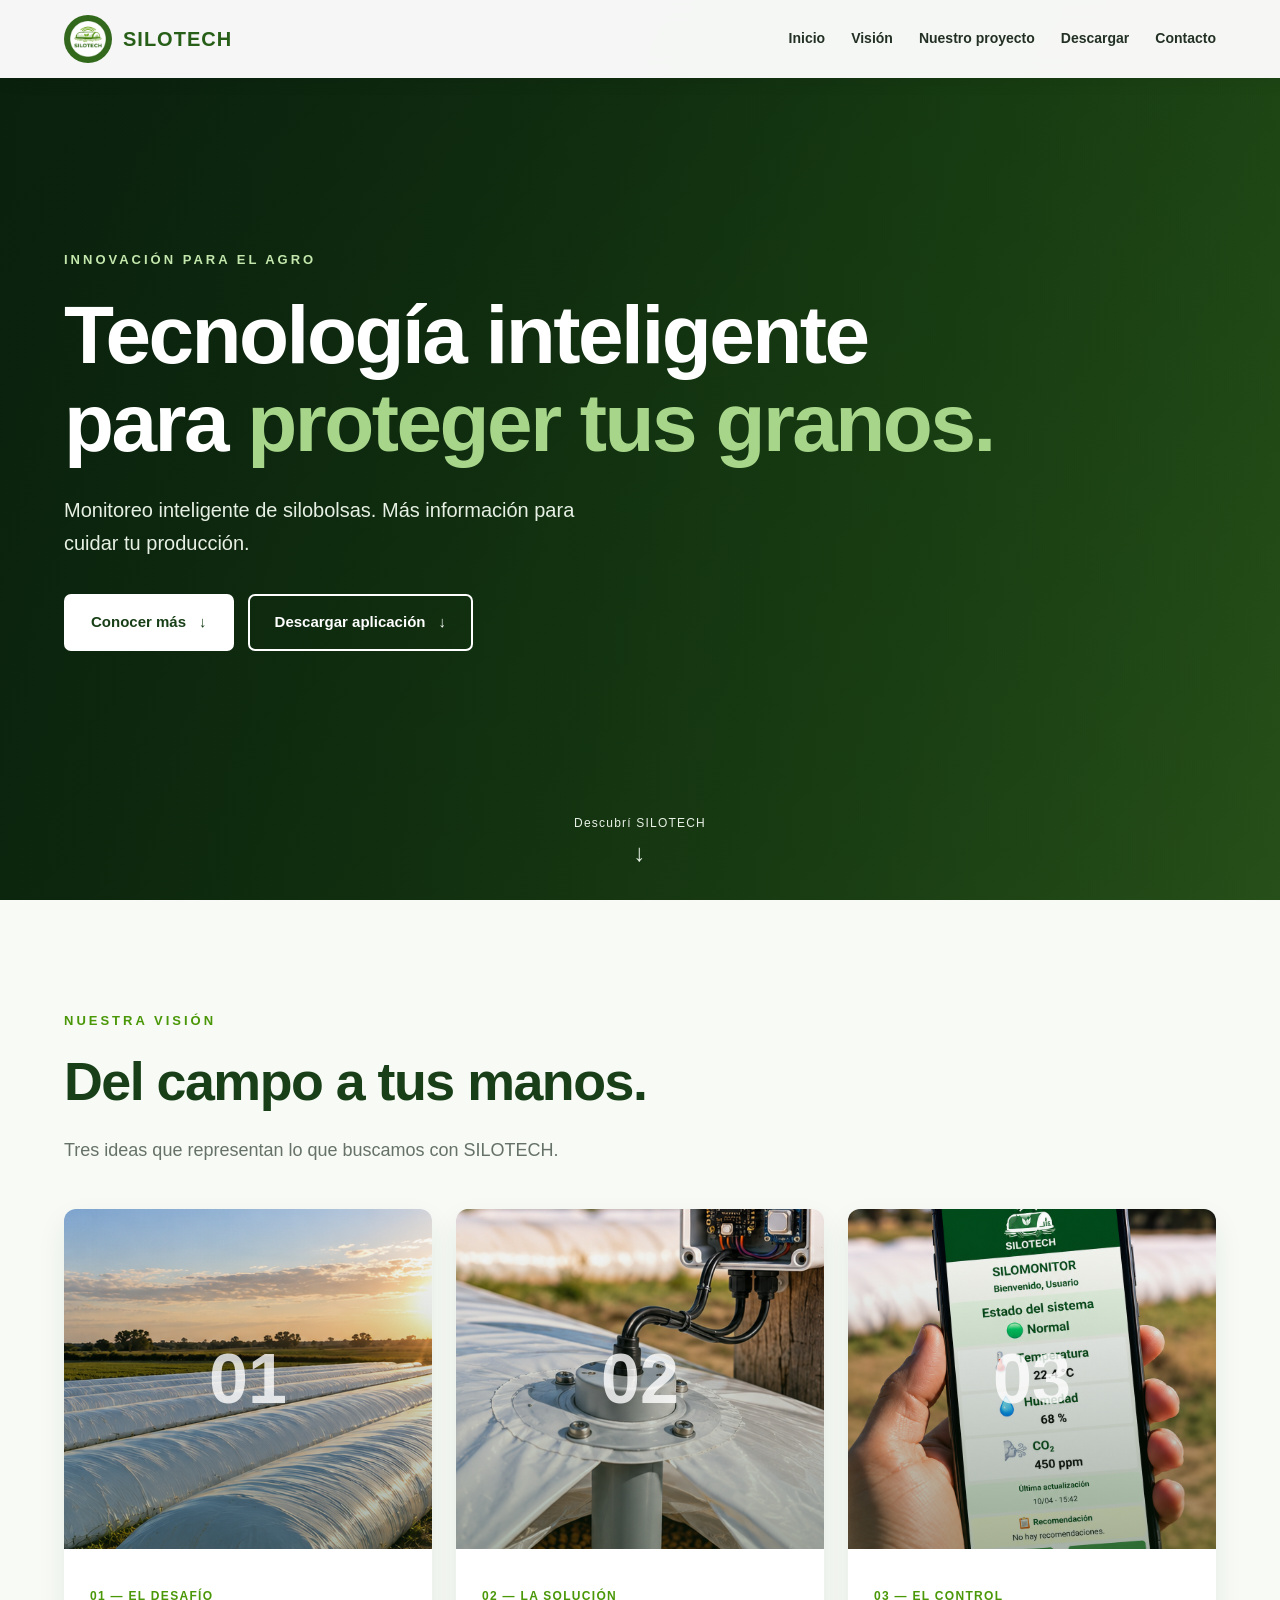
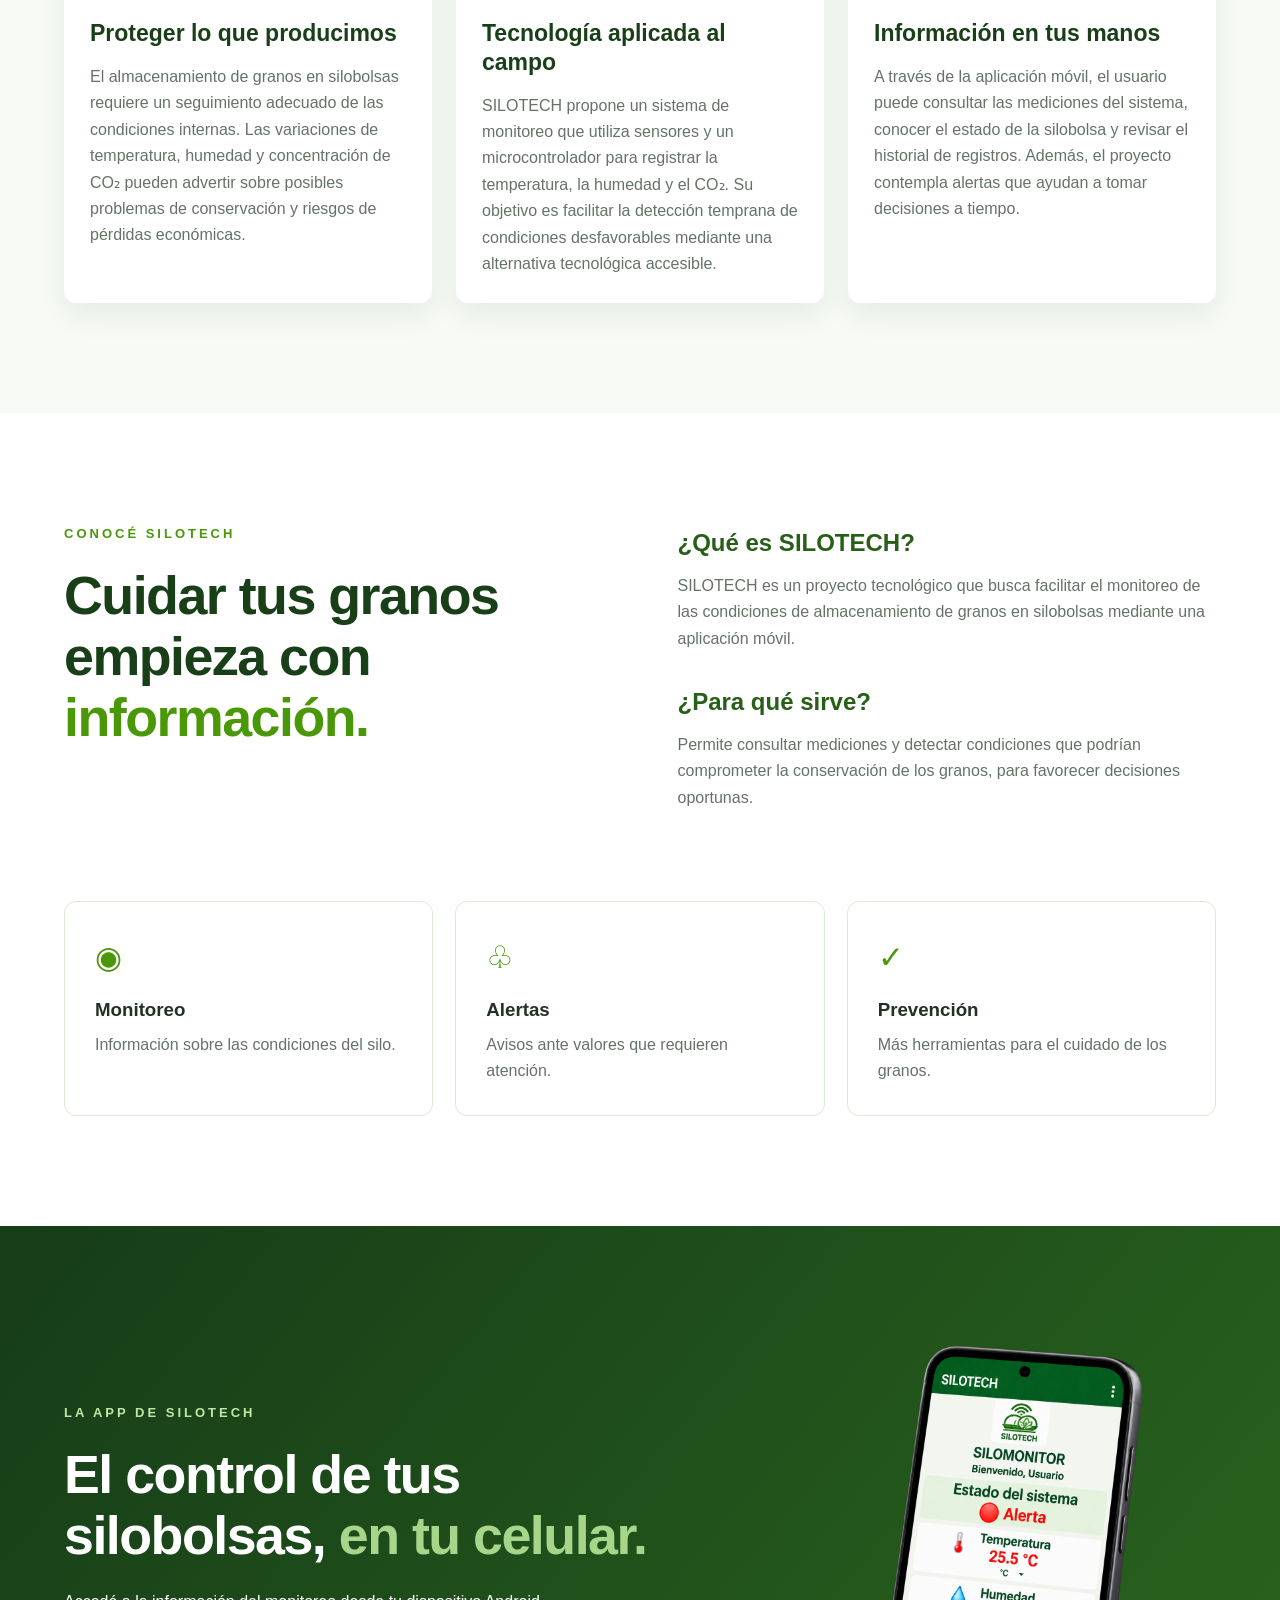
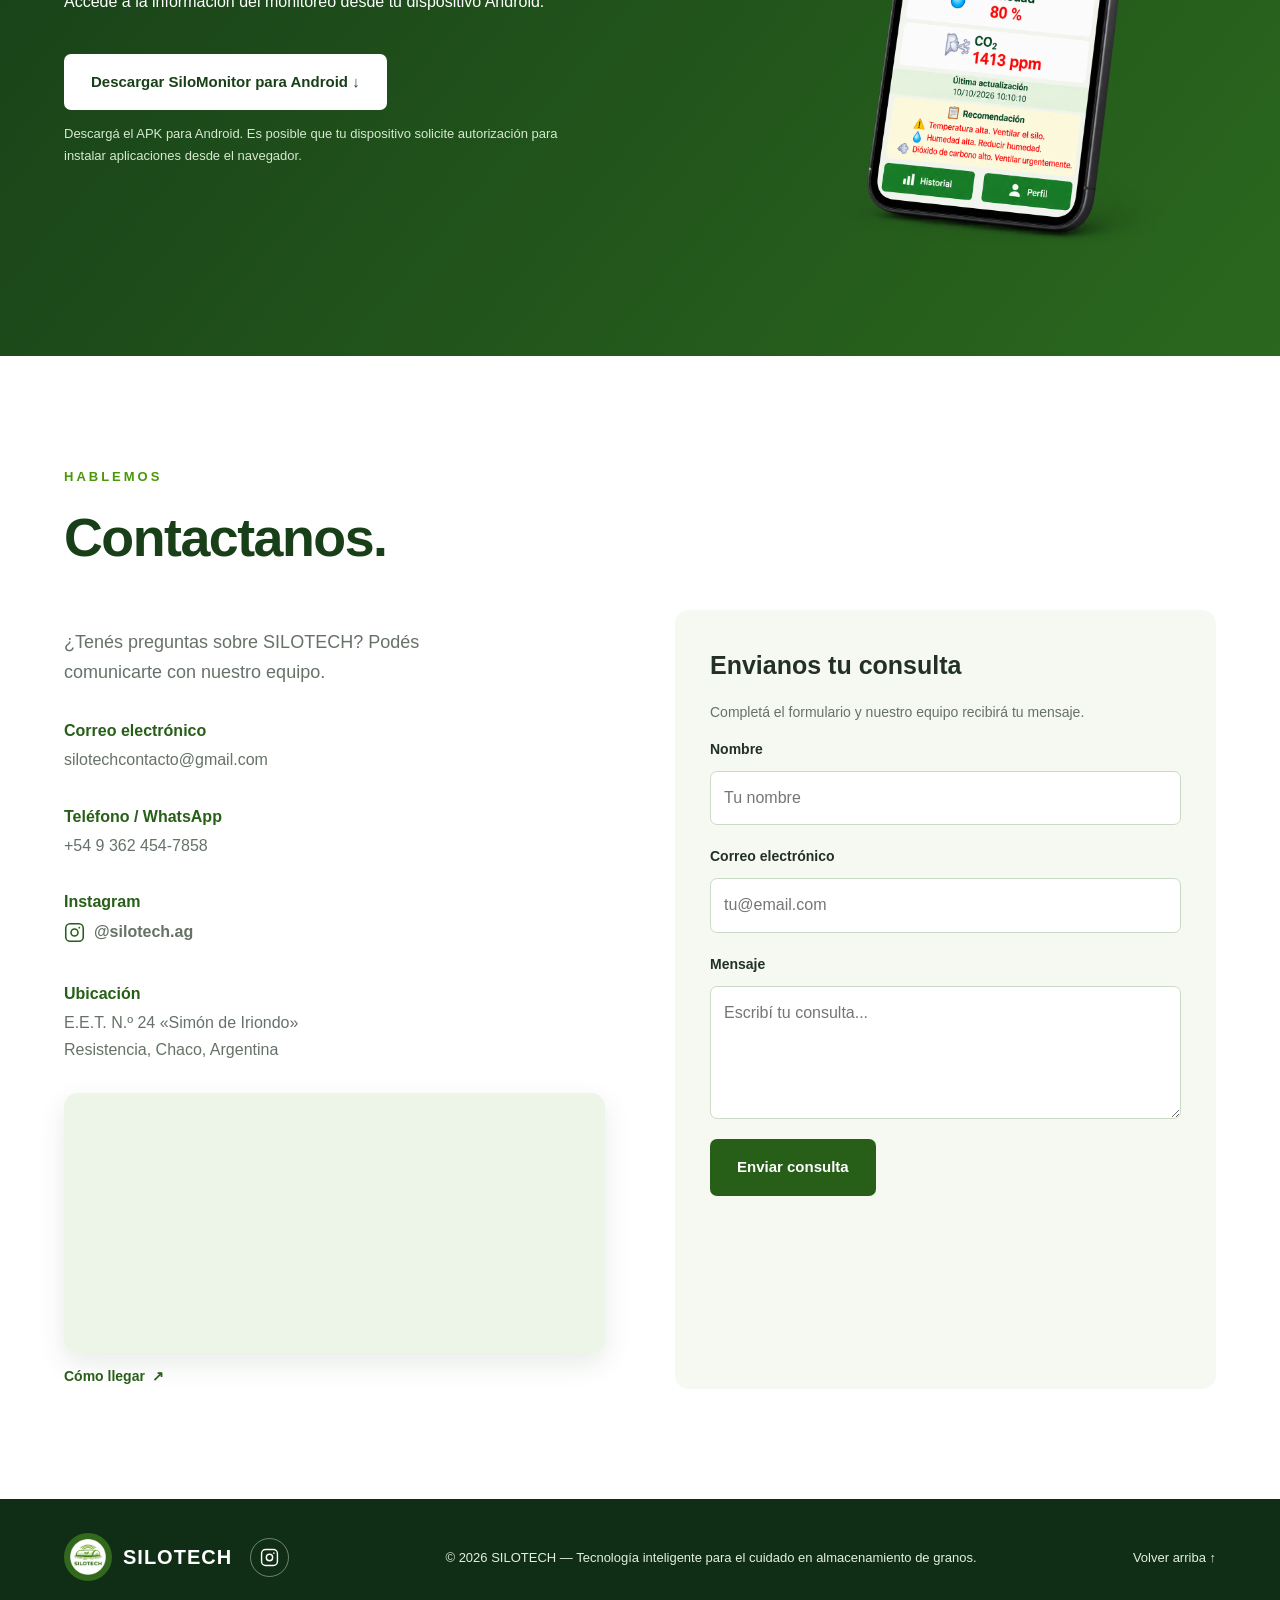
<file: index.html>
<!DOCTYPE html>
<html lang="es">
<head>
  <meta charset="UTF-8">
  <meta name="viewport" content="width=device-width, initial-scale=1.0">
  <meta name="description" content="SILOTECH: tecnología inteligente para proteger tus granos. Conocé el proyecto y su aplicación móvil.">
  <title>SILOTECH | Tecnología inteligente para proteger tus granos</title>
  <link rel="icon" type="image/png" href="imagenes/logo.png">
  <link rel="stylesheet" href="estilos.css">
  <link rel="stylesheet" href="confirmacion.css">
  <script src="script.js" defer></script>
</head>
<body>
  <!-- MENÚ SUPERIOR -->
  <header class="encabezado" id="encabezado">
    <div class="contenedor barra">
      <a class="marca" href="#inicio" aria-label="SILOTECH - Inicio">
        <img src="imagenes/logo.png" alt="Logo SILOTECH">
        <span>SILOTECH</span>
      </a>
      <button class="menu-boton" id="menuBoton" type="button" aria-label="Abrir menú" aria-controls="menuNavegacion" aria-expanded="false"><span></span><span></span><span></span></button>
      <nav class="navegacion" id="menuNavegacion" aria-label="Navegación principal">
        <a href="#inicio">Inicio</a>
        <a href="#galeria">Visión</a>
        <a href="#proyecto">Nuestro proyecto</a>
        <a href="#descargar">Descargar</a>
        <a href="#contacto">Contacto</a>
      </nav>
    </div>
  </header>

  <main>
    <!-- PORTADA: MODIFICAR video en videos/portada.mp4 cuando lo tengas -->
    <section id="inicio" class="portada">
      <video class="video-fondo" autoplay muted loop playsinline aria-hidden="true">
        <source src="videos/portada.mp4" type="video/mp4">
      </video>
      <div class="portada-capa"></div>
      <div class="contenedor portada-contenido">
        <p class="etiqueta">INNOVACIÓN PARA EL AGRO</p>
        <h1>Tecnología inteligente<br>para <em>proteger tus granos.</em></h1>
        <p class="portada-descripcion">Monitoreo inteligente de silobolsas. Más información para cuidar tu producción.</p>
        <div class="botones">
          <a class="boton boton-claro" href="#proyecto">Conocer más <span aria-hidden="true">↓</span></a>
          <a class="boton boton-borde" href="#descargar">Descargar aplicación <span aria-hidden="true">↓</span></a>
        </div>
      </div>
      <a class="deslizar" href="#galeria" aria-label="Deslizar a nuestra visión">Descubrí SILOTECH <span aria-hidden="true">↓</span></a>
    </section>

    <!-- VISIÓN: imágenes configuradas desde estilos.css -->
    <section id="galeria" class="seccion galeria">
      <div class="contenedor">
        <p class="sobre-titulo revelar">NUESTRA VISIÓN</p>
        <h2 class="titulo-seccion revelar">Del campo a tus manos.</h2>
        <p class="introduccion revelar">Tres ideas que representan lo que buscamos con SILOTECH.</p>
        <div class="tarjetas">
          <article class="tarjeta revelar">
            <div class="tarjeta-imagen imagen-uno" role="img" aria-label="Silobolsas en un campo agrícola"><span>01</span></div>
            <div class="tarjeta-texto"><p class="numero">01 — EL DESAFÍO</p><h3>Proteger lo que producimos</h3><p>El almacenamiento de granos en silobolsas requiere un seguimiento adecuado de las condiciones internas. Las variaciones de temperatura, humedad y concentración de CO₂ pueden advertir sobre posibles problemas de conservación y riesgos de pérdidas económicas.</p></div>
          </article>
          <article class="tarjeta revelar">
            <div class="tarjeta-imagen imagen-dos" role="img" aria-label="Sensor de monitoreo instalado en una silobolsa, imagen ilustrativa"><span>02</span></div>
            <div class="tarjeta-texto"><p class="numero">02 — LA SOLUCIÓN</p><h3>Tecnología aplicada al campo</h3><p>SILOTECH propone un sistema de monitoreo que utiliza sensores y un microcontrolador para registrar la temperatura, la humedad y el CO₂. Su objetivo es facilitar la detección temprana de condiciones desfavorables mediante una alternativa tecnológica accesible.</p></div>
          </article>
          <article class="tarjeta revelar">
            <div class="tarjeta-imagen imagen-tres" role="img" aria-label="Vista ilustrativa de una aplicación móvil de monitoreo"><span>03</span></div>
            <div class="tarjeta-texto"><p class="numero">03 — EL CONTROL</p><h3>Información en tus manos</h3><p>A través de la aplicación móvil, el usuario puede consultar las mediciones del sistema, conocer el estado de la silobolsa y revisar el historial de registros. Además, el proyecto contempla alertas que ayudan a tomar decisiones a tiempo.</p></div>
          </article>
        </div>
      </div>
    </section>

    <!-- NUESTRO PROYECTO: modificar los textos si lo necesitan -->
    <section id="proyecto" class="seccion proyecto">
      <div class="contenedor proyecto-grid">
        <div class="revelar"><p class="sobre-titulo">CONOCÉ SILOTECH</p><h2 class="titulo-seccion">Cuidar tus granos empieza con <em>información.</em></h2></div>
        <div class="proyecto-contenido revelar"><h3>¿Qué es SILOTECH?</h3><p>SILOTECH es un proyecto tecnológico que busca facilitar el monitoreo de las condiciones de almacenamiento de granos en silobolsas mediante una aplicación móvil.</p><h3>¿Para qué sirve?</h3><p>Permite consultar mediciones y detectar condiciones que podrían comprometer la conservación de los granos, para favorecer decisiones oportunas.</p></div>
      </div>
      <div class="contenedor beneficios revelar">
        <div><span aria-hidden="true">◉</span><h3>Monitoreo</h3><p>Información sobre las condiciones del silo.</p></div>
        <div><span aria-hidden="true">♧</span><h3>Alertas</h3><p>Avisos ante valores que requieren atención.</p></div>
        <div><span aria-hidden="true">✓</span><h3>Prevención</h3><p>Más herramientas para el cuidado de los granos.</p></div>
      </div>
    </section>

    <!-- DESCARGA DE SILOMONITOR: APK alojado en GitHub Releases -->
    <section id="descargar" class="seccion descarga">
      <div class="contenedor descarga-grid">
        <div class="revelar"><p class="sobre-titulo sobre-titulo-claro">LA APP DE SILOTECH</p><h2 class="titulo-seccion">El control de tus silobolsas, <em>en tu celular.</em></h2><p>Accedé a la información del monitoreo desde tu dispositivo Android.</p><a class="boton boton-claro" href="https://github.com/diegogom456-dev/SiloMonitor-APP/releases/latest/download/SiloMonitor.apk">Descargar SiloMonitor para Android ↓</a><p class="nota">Descargá el APK para Android. Es posible que tu dispositivo solicite autorización para instalar aplicaciones desde el navegador.</p></div>
        <img
            src="imagenes/silomonitor-descarga.png"
            alt="Aplicación SILOMONITOR de SILOTECH mostrando las mediciones de temperatura, humedad y CO₂"
            class="imagen-app revelar"
          >
      </div>
    </section>

    <!-- CONTACTO: formulario conectado a Formspree -->
    <section id="contacto" class="seccion contacto">
      <div class="contenedor">
        <p class="sobre-titulo revelar">HABLEMOS</p><h2 class="titulo-seccion revelar">Contactanos.</h2>
        <div class="contacto-grid">
          <div class="contacto-datos revelar"><p>¿Tenés preguntas sobre SILOTECH? Podés comunicarte con nuestro equipo.</p><div class="dato-contacto"><strong>Correo electrónico</strong><span><a href="mailto:silotechcontacto@gmail.com">silotechcontacto@gmail.com</a></span></div><div class="dato-contacto"><strong>Teléfono / WhatsApp</strong><span><a href="https://wa.me/5493624547858" target="_blank" rel="noopener noreferrer">+54 9 362 454-7858</a></span></div><div class="dato-contacto"><strong>Instagram</strong><span><a class="instagram-contacto" href="https://www.instagram.com/silotech.ag/" target="_blank" rel="noopener noreferrer"><svg class="instagram-icono" viewBox="0 0 24 24" fill="none" stroke="currentColor" stroke-width="1.8" stroke-linecap="round" stroke-linejoin="round" aria-hidden="true"><rect x="2" y="2" width="20" height="20" rx="5"></rect><circle cx="12" cy="12" r="4"></circle><circle cx="17.5" cy="6.5" r="1" fill="currentColor" stroke="none"></circle></svg><span>@silotech.ag</span></a></span></div><div class="dato-contacto"><strong>Ubicación</strong><span>E.E.T. N.º 24 «Simón de Iriondo»<br>Resistencia, Chaco, Argentina</span></div>
            <div class="mapa-contacto">
              <iframe
                title="Mapa de ubicación de SILOTECH en Resistencia, Chaco"
                src="https://www.google.com/maps?q=E.E.T.%20N%C2%BA%2024%20Sim%C3%B3n%20de%20Iriondo%2C%20Resistencia%2C%20Chaco%2C%20Argentina&amp;output=embed"
                loading="lazy"
                referrerpolicy="no-referrer-when-downgrade"
                allowfullscreen></iframe>
              <a class="mapa-enlace" href="https://maps.app.goo.gl/9DjH7EyoLEy544XGA" target="_blank" rel="noopener noreferrer">Cómo llegar <span aria-hidden="true">↗</span></a>
            </div></div>
          <div class="formulario-caja revelar">
            <h3>Envianos tu consulta</h3>
            <p>Completá el formulario y nuestro equipo recibirá tu mensaje.</p>
            <form id="formularioContacto" action="https://formspree.io/f/mjygjazb" method="POST">
              <label for="nombre">Nombre</label>
              <input id="nombre" name="nombre" type="text" placeholder="Tu nombre" autocomplete="name" required maxlength="100">

              <label for="email">Correo electrónico</label>
              <input id="email" name="email" type="email" placeholder="tu@email.com" autocomplete="email" required maxlength="254">

              <label for="mensaje">Mensaje</label>
              <textarea id="mensaje" name="mensaje" rows="4" placeholder="Escribí tu consulta..." required maxlength="3000"></textarea>

              <button id="botonEnviarConsulta" class="boton boton-verde" type="submit">Enviar consulta</button>
              <p id="estadoFormulario" role="status" aria-live="polite" style="margin-top: 12px;"></p>
            </form>
          </div>
        </div>
      </div>
    </section>
  </main>


  <!-- Confirmación de consulta enviada correctamente -->
  <div id="modalConfirmacion" class="confirmacion-fondo" hidden>
    <div class="confirmacion-tarjeta" role="dialog" aria-modal="true" aria-labelledby="confirmacionTitulo" aria-describedby="confirmacionDescripcion" tabindex="-1">
      <div class="confirmacion-icono" aria-hidden="true">✓</div>
      <h2 id="confirmacionTitulo">¡Consulta enviada!</h2>
      <p id="confirmacionDescripcion">Tu mensaje fue enviado correctamente.</p>
      <p class="confirmacion-detalle">Gracias por comunicarte con SILOTECH. Nuestro equipo responderá a tu consulta lo antes posible.</p>
      <button id="cerrarConfirmacion" class="boton boton-verde" type="button">Entendido</button>
    </div>
  </div>

  <footer class="pie"><div class="contenedor pie-contenido"><div class="pie-redes"><a class="marca marca-pie" href="#inicio"><img src="imagenes/logo.png" alt="Logo SILOTECH"><span>SILOTECH</span></a><a class="instagram-pie" href="https://www.instagram.com/silotech.ag/" target="_blank" rel="noopener noreferrer" aria-label="Instagram oficial de SILOTECH" title="Seguinos en Instagram"><svg class="instagram-icono" viewBox="0 0 24 24" fill="none" stroke="currentColor" stroke-width="1.8" stroke-linecap="round" stroke-linejoin="round" aria-hidden="true"><rect x="2" y="2" width="20" height="20" rx="5"></rect><circle cx="12" cy="12" r="4"></circle><circle cx="17.5" cy="6.5" r="1" fill="currentColor" stroke="none"></circle></svg></a></div><p>© 2026 SILOTECH — Tecnología inteligente para el cuidado en almacenamiento de granos.</p><a href="#inicio">Volver arriba ↑</a></div></footer>
</body>
</html>
</file>
<file: estilos.css>
/* COLORES OFICIALES: MODIFICAR AQUÍ SI LO DESEÁS */
:root{--verde:#285f18;--verde-oscuro:#183f17;--verde-acento:#4a9708;--verde-suave:#edf5e8;--blanco:#fff;--texto:#233024;--gris:#667267;--ancho:1160px}
*{box-sizing:border-box}html{scroll-behavior:smooth;scroll-padding-top:78px}body{margin:0;font-family:Arial,Helvetica,sans-serif;color:var(--texto);background:var(--blanco);line-height:1.65}a{text-decoration:none;color:inherit}button,input,textarea{font:inherit}button{cursor:pointer}button:disabled{cursor:not-allowed;opacity:.72}.contenedor{width:min(90%,var(--ancho));margin:auto}.seccion{padding:110px 0}.encabezado{height:78px;position:fixed;top:0;left:0;right:0;z-index:20;background:rgba(255,255,255,.96);box-shadow:0 2px 18px rgba(0,0,0,.07);backdrop-filter:blur(10px)}.barra{height:100%;display:flex;align-items:center;justify-content:space-between;gap:20px}.marca{display:flex;align-items:center;gap:11px;color:var(--verde);font-size:20px;font-weight:800;letter-spacing:1px}.marca img{width:48px;height:48px;object-fit:cover;border-radius:50%}.navegacion{display:flex;align-items:center;gap:26px}.navegacion a{font-size:14px;font-weight:700;transition:color .2s}.navegacion a:hover,.pie a:hover{color:var(--verde-acento)}.menu-boton{display:none;background:none;border:0;padding:8px}.menu-boton span{display:block;width:26px;height:3px;background:var(--verde);margin:5px 0;border-radius:3px}

/* PORTADA: fondo verde provisional hasta agregar video e imagen */
.portada{min-height:100svh;position:relative;display:flex;align-items:center;overflow:hidden;color:white;background:linear-gradient(130deg,#102c17,#285f18 50%,#407b24)}.video-fondo{position:absolute;inset:0;width:100%;height:100%;object-fit:cover;z-index:0}.portada-capa{position:absolute;inset:0;background:linear-gradient(90deg,rgba(9,31,12,.88),rgba(9,31,12,.48));z-index:1}.portada-contenido{position:relative;z-index:2;padding-top:95px;padding-bottom:95px}.etiqueta,.sobre-titulo{font-size:13px;font-weight:800;letter-spacing:3px;color:var(--verde-acento);margin:0 0 20px}.etiqueta{color:#c3e7ac}.portada h1{font-size:clamp(42px,6.4vw,84px);line-height:1.08;letter-spacing:-2.5px;max-width:1000px;margin:0 0 26px}.portada h1 em,.titulo-seccion em{font-style:normal;color:#a7d68b}.portada-descripcion{font-size:clamp(16px,1.6vw,20px);max-width:570px;color:#e7f0e4}.botones{display:flex;flex-wrap:wrap;gap:14px;margin-top:34px}.boton{display:inline-flex;align-items:center;justify-content:center;gap:13px;padding:14px 25px;border-radius:7px;font-size:15px;font-weight:700;border:2px solid transparent;transition:transform .25s,background .25s,color .25s}.boton:not(:disabled):hover{transform:translateY(-3px)}.boton-claro{background:white;color:var(--verde-oscuro)}.boton-borde{border-color:white;color:white;background:transparent}.boton-borde:hover{background:white;color:var(--verde-oscuro)}.deslizar{position:absolute;bottom:27px;left:50%;transform:translateX(-50%);z-index:2;color:#e8f1e6;font-size:12px;letter-spacing:1.2px;white-space:nowrap}.deslizar span{display:block;text-align:center;font-size:24px;animation:flotar 1.8s infinite}@keyframes flotar{50%{transform:translateY(7px)}}

/* GALERÍA */
.galeria{background:#f7faf5}.titulo-seccion{font-size:clamp(32px,4.2vw,56px);line-height:1.14;letter-spacing:-1.5px;margin:0 0 23px;color:var(--verde-oscuro)}.introduccion{font-size:18px;color:var(--gris);margin-bottom:44px}.tarjetas{display:grid;grid-template-columns:repeat(3,1fr);gap:24px}.tarjeta{background:white;border-radius:12px;overflow:hidden;box-shadow:0 12px 30px rgba(20,55,22,.07)}.tarjeta-imagen{height:340px;display:flex;align-items:center;justify-content:center;background-size:cover;background-position:center;position:relative}.tarjeta-imagen:after{content:"";position:absolute;inset:0;background:linear-gradient(0deg,rgba(11,41,14,.36),transparent)}.tarjeta-imagen span{position:relative;z-index:1;color:white;font-size:70px;font-weight:800;opacity:.8}
/* =========================================
IMÁGENES DE SILOTECH
========================================= */

/* IMAGEN 1 - EL DESAFÍO */
.imagen-uno {
    background-image: url("imagenes/desafio.png");
    background-size: cover;
    background-position: center;
    background-repeat: no-repeat;
}

/* IMAGEN 2 - LA SOLUCIÓN */
.imagen-dos {
    background-image: url("imagenes/solucion.png");
    background-size: cover;
    background-position: center;
    background-repeat: no-repeat;
}

/* IMAGEN 3 - EL CONTROL */
.imagen-tres {
    background-image: url("imagenes/control.png");
    background-size: cover;
    background-position: center;
    background-repeat: no-repeat;
}
/* PARA AGREGAR IMÁGENES: cambiar a url('imagenes/silobolsas.jpg') etc. */.tarjeta-texto{padding:26px}.numero{color:var(--verde-acento);font-size:12px;letter-spacing:1.3px;font-weight:800}.tarjeta h3{font-size:23px;line-height:1.25;color:var(--verde-oscuro);margin:12px 0}.tarjeta p:last-child{color:var(--gris);margin-bottom:0}
/* PROYECTO */
.proyecto-grid{display:grid;grid-template-columns:1fr 1fr;gap:75px;align-items:start}.proyecto .titulo-seccion em{color:var(--verde-acento)}.proyecto-contenido h3{font-size:24px;color:var(--verde);margin:0 0 10px}.proyecto-contenido p{color:var(--gris);margin:0 0 30px}.beneficios{margin-top:60px;display:grid;grid-template-columns:repeat(3,1fr);gap:22px}.beneficios>div{padding:30px;border:1px solid #dce9d5;border-radius:12px}.beneficios span{font-size:31px;color:var(--verde-acento)}.beneficios h3{margin:12px 0 6px}.beneficios p{color:var(--gris);margin:0}

/* DESCARGA */
.descarga{background:linear-gradient(130deg,#163c18,#2b681e);color:white;overflow:hidden}.descarga-grid{display:grid;grid-template-columns:1.2fr .8fr;gap:70px;align-items:center}.descarga .titulo-seccion{color:white}.descarga p{max-width:520px}.sobre-titulo-claro{color:#c2e6a8}.descarga .boton{margin-top:22px}.descarga .nota{font-size:13px;color:#d5e9d0}.telefono{justify-self:center;background:#101a13;border:8px solid #101a13;border-radius:38px;padding:6px;width:275px;min-height:475px;box-shadow:0 24px 65px rgba(0,0,0,.3);transform:rotate(4deg)}.telefono-pantalla{min-height:447px;background:#f3f8f0;border-radius:27px;padding:28px 18px;color:var(--verde-oscuro);text-align:center}.telefono-camara{width:75px;height:12px;border-radius:20px;background:#101a13;margin:-23px auto 28px}.telefono-marca{font-size:21px;font-weight:800;letter-spacing:1px}.telefono h3{font-size:18px}.estado-demo{background:#dcefd3;border-radius:8px;padding:12px;margin-bottom:20px;font-weight:700}.dato-demo{display:flex;justify-content:space-between;border-bottom:1px solid #d6e5d1;padding:13px 2px;font-size:13px}.telefono small{display:block;margin-top:23px;color:var(--gris)}

/* CONTACTO */
.contacto-grid{display:grid;grid-template-columns:1fr 1fr;gap:70px;margin-top:42px}.contacto-datos>p{font-size:18px;color:var(--gris);max-width:400px}.dato-contacto{display:flex;flex-direction:column;gap:3px;margin:30px 0}.dato-contacto strong{color:var(--verde)}.dato-contacto span{color:var(--gris)}.formulario-caja{background:#f5f9f2;border-radius:14px;padding:35px}.formulario-caja h3{font-size:25px;margin:0}.formulario-caja>p{color:var(--gris);font-size:14px}.formulario-caja form{display:flex;flex-direction:column;gap:10px}.formulario-caja label{font-weight:700;font-size:14px}.formulario-caja input,.formulario-caja textarea{width:100%;padding:13px;border:1px solid #cbdac7;border-radius:7px;background:white;resize:vertical;margin-bottom:10px}.boton-verde{background:var(--verde);color:white;align-self:flex-start}.pie{background:#102e15;color:#e4eee0;padding:34px 0}.pie-contenido{display:flex;align-items:center;justify-content:space-between;gap:24px}.marca-pie{color:white}.pie p{font-size:13px;text-align:center}.pie a:last-child{font-size:13px}

/* APARICIÓN AL BAJAR */
.revelar{opacity:0;transform:translateY(35px);transition:opacity .8s ease,transform .8s ease}.revelar.visible{opacity:1;transform:translateY(0)}.tarjeta:nth-child(2){transition-delay:.15s}.tarjeta:nth-child(3){transition-delay:.3s}
@media(max-width:900px){.navegacion{gap:14px}.navegacion a{font-size:12px}.tarjetas{gap:13px}.tarjeta-imagen{height:210px}.proyecto-grid,.contacto-grid,.descarga-grid{gap:35px}}
@media(max-width:700px){.encabezado{height:70px}.marca img{width:42px;height:42px}.menu-boton{display:block}.navegacion{position:absolute;top:70px;left:0;right:0;display:none;flex-direction:column;align-items:stretch;gap:0;background:white;padding:15px 5%;box-shadow:0 14px 20px rgba(0,0,0,.1)}.navegacion.abierto{display:flex}.navegacion a{font-size:16px;padding:12px 0}.seccion{padding:75px 0}.portada h1{letter-spacing:-1px}.tarjetas,.proyecto-grid,.beneficios,.descarga-grid,.contacto-grid{grid-template-columns:1fr}.tarjeta-imagen{height:240px}.descarga-grid{gap:50px}.telefono{transform:none}.pie-contenido{flex-direction:column;text-align:center}.formulario-caja{padding:25px}}
@media(prefers-reduced-motion:reduce){html{scroll-behavior:auto}.revelar{opacity:1;transform:none;transition:none}.deslizar span{animation:none}}


/* ALTURA DE IMÁGENES EN CELULARES */
@media (max-width: 700px) {
    .tarjeta-imagen {
        height: 320px;
    }
}



/* CELULAR SILOMONITOR EN LA SECCIÓN DESCARGAR */
.imagen-app {
    display: block;
    width: 100%;
    max-width: 340px;
    height: auto;
    justify-self: center;

    /* Sin fondo ni bordes */
    background: transparent;
    border: none;
    border-radius: 0;

    /* La imagen ya tiene su propia sombra */
    box-shadow: none;
}

/* ADAPTACIÓN A CELULARES */
@media (max-width: 700px) {
    .imagen-app {
        max-width: 290px;
    }
}


/* GOOGLE MAPS - CONTACTO */
.mapa-contacto {
  margin-top: 16px;
}
.mapa-contacto iframe {
  display: block;
  width: 100%;
  height: 260px;
  border: 0;
  border-radius: 14px;
  background: #edf5e8;
  box-shadow: 0 10px 28px rgba(20, 55, 22, .10);
}
.mapa-enlace {
  display: inline-flex;
  align-items: center;
  gap: 7px;
  margin-top: 12px;
  color: var(--verde);
  font-weight: 700;
  font-size: 14px;
}
.mapa-enlace:hover {
  color: var(--verde-acento);
  text-decoration: underline;
}
@media (max-width: 700px) {
  .mapa-contacto iframe { height: 230px; }
}


/* INSTAGRAM OFICIAL DE SILOTECH */
.instagram-contacto {
  display: inline-flex;
  align-items: center;
  gap: 9px;
  color: var(--verde);
  font-weight: 700;
  transition: color .2s ease;
}
.instagram-contacto:hover { color: var(--verde-acento); }
.instagram-icono { width: 21px; height: 21px; flex-shrink: 0; }
.pie-redes { display: flex; align-items: center; gap: 18px; }
.instagram-pie {
  display: inline-flex;
  align-items: center;
  justify-content: center;
  width: 39px;
  height: 39px;
  border: 1px solid rgba(255,255,255,.4);
  border-radius: 50%;
  color: #fff;
  transition: background .2s ease, border-color .2s ease, transform .2s ease;
}
.instagram-pie:hover {
  color: #fff !important;
  background: var(--verde-acento);
  border-color: var(--verde-acento);
  transform: translateY(-2px);
}
.instagram-pie .instagram-icono { width: 19px; height: 19px; }
@media (max-width: 700px) { .pie-redes { justify-content: center; } }
</file>
<file: confirmacion.css>
/* SILOTECH — ventana de confirmación del formulario */
.confirmacion-fondo[hidden] { display: none !important; }
.confirmacion-fondo {
  position: fixed;
  inset: 0;
  z-index: 9999;
  display: flex;
  align-items: center;
  justify-content: center;
  padding: 22px;
  background: rgba(9, 28, 19, 0.66);
  backdrop-filter: blur(5px);
  animation: confirmacionAparece 220ms ease-out;
}
.confirmacion-tarjeta {
  box-sizing: border-box;
  width: 100%;
  max-width: 440px;
  padding: 38px 30px 32px;
  background: #ffffff;
  border-radius: 22px;
  text-align: center;
  box-shadow: 0 24px 80px rgba(0,0,0,.23);
  animation: confirmacionSube 260ms ease-out;
}
.confirmacion-icono {
  display: grid;
  place-items: center;
  width: 76px;
  height: 76px;
  margin: 0 auto 20px;
  border-radius: 50%;
  background: #e5f5e9;
  color: #167c3a;
  font: 700 43px/1 Arial, sans-serif;
}
.confirmacion-tarjeta h2 {
  margin: 0 0 12px;
  color: #10472c;
  font-size: clamp(25px, 5vw, 32px);
  line-height: 1.2;
}
.confirmacion-tarjeta p {
  margin: 0 0 12px;
  color: #33483b;
  line-height: 1.55;
}
.confirmacion-tarjeta .confirmacion-detalle {
  margin-bottom: 25px;
  color: #617168;
  font-size: 14px;
}
.confirmacion-tarjeta .boton {
  min-width: 165px;
  cursor: pointer;
}
.confirmacion-abierta { overflow: hidden; }
@keyframes confirmacionAparece { from { opacity: 0; } to { opacity: 1; } }
@keyframes confirmacionSube { from { opacity: 0; transform: translateY(18px) scale(.97); } to { opacity: 1; transform: translateY(0) scale(1); } }
@media (prefers-reduced-motion: reduce) {
  .confirmacion-fondo, .confirmacion-tarjeta { animation: none; }
}
</file>
